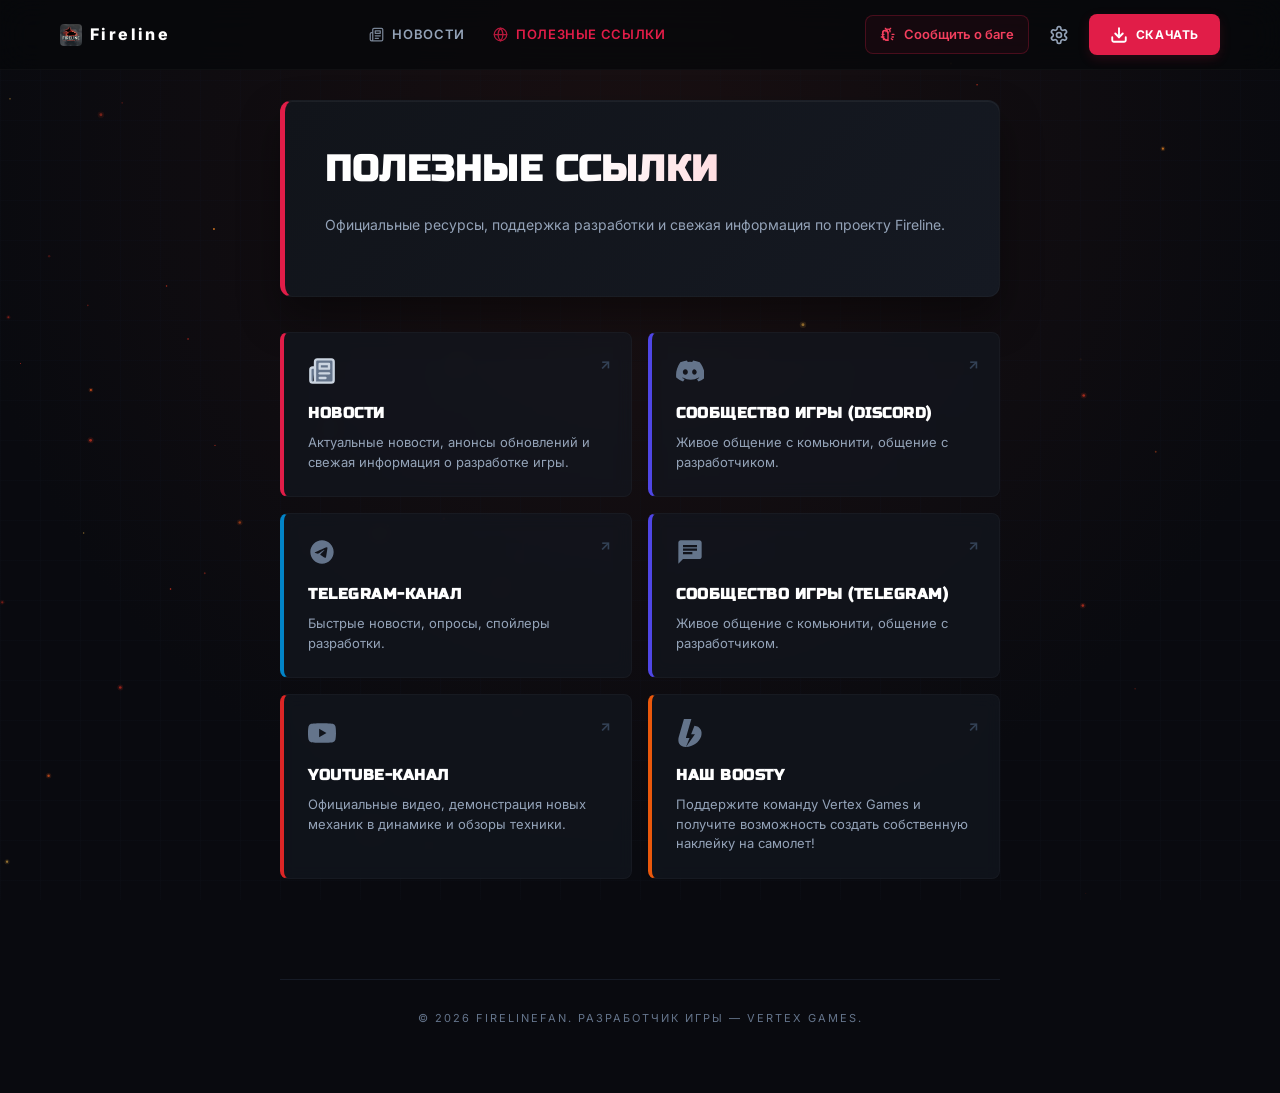
<file: links/index.html>
<!DOCTYPE html>
<html lang="ru">

<head>
    <meta charset="UTF-8">
    <meta name="viewport" content="width=device-width, initial-scale=1.0">
    <title>Полезные ссылки — Fireline</title>
    <meta name="description"
        content="Официальные ресурсы, поддержка разработки и свежая информация по проекту Fireline.">
    <meta property="og:title" content="Полезные ссылки — Fireline">
    <meta property="og:description" content="Официальные ресурсы проекта Fireline.">
    <meta property="og:image" content="https://fireline.dev/fireline.avif">
    <meta property="og:url" content="https://fireline.dev/links">
    <meta property="og:type" content="website">
    <meta name="twitter:card" content="summary_large_image">
    <meta name="twitter:title" content="Полезные ссылки — Fireline">
    <meta name="twitter:description" content="Официальные ресурсы проекта Fireline.">
    <meta name="twitter:image" content="https://fireline.dev/fireline.avif">
    <link rel="icon" type="image/x-icon" href="../fireline.avif">
    <link rel="apple-touch-icon" href="../fireline.avif">
    <link rel="preconnect" href="https://fonts.googleapis.com">
    <link rel="preconnect" href="https://fonts.gstatic.com" crossorigin>
    <link href="https://fonts.googleapis.com/css2?family=Inter:wght@400;500;700;800;900&family=Russo+One&display=swap" rel="stylesheet">
    <link rel="stylesheet" href="style.css">
</head>

<body class="theme-dark">

    <canvas id="bg-particles"></canvas>

    <!-- Навигация -->
    <header class="navbar">
        <div class="nav-container">
            <a href="../" class="logo">
                <img src="../fireline.avif" alt="Fireline logo" class="logo-img"
                    onerror="this.src='data:image/svg+xml,%3Csvg%20xmlns%3D%22http%3A%2F%2Fwww.w3.org%2F2000%2Fsvg%22%20viewBox%3D%220%200%2024%2024%22%20fill%3D%22%23cc3c2e%22%3E%3Cpath%20d%3D%22M12%202L2%207l10%205%2010-5-10-5zM2%2017l10%205%2010-5M2%2012l10%205%2010-5%22%2F%3E%3C%2Fsvg%3E'">
                <span>Fireline</span>
            </a>

            <!-- Десктопное меню -->
            <nav class="nav-menu">

                <a href="../news/" class="nav-item">
                    <svg class="icon-nav" viewBox="0 0 24 24" fill="none" stroke="currentColor" stroke-width="2"
                        stroke-linecap="round" stroke-linejoin="round">
                        <path
                            d="M4 22h16a2 2 0 0 0 2-2V4a2 2 0 0 0-2-2H8a2 2 0 0 0-2 2v16a2 2 0 0 1-2 2Zm0 0a2 2 0 0 1-2-2v-9c0-1.1.9-2 2-2h2" />
                        <path d="M18 14h-8" />
                        <path d="M15 18h-5" />
                        <path d="M10 6h8v4h-8V6Z" />
                    </svg>
                    <span data-i18n="nav-news">Новости</span>
                </a>
                <a href="./" class="nav-item active">
                    <svg class="icon-nav" viewBox="0 0 24 24" fill="none" stroke="currentColor" stroke-width="2"
                        stroke-linecap="round" stroke-linejoin="round">
                        <circle cx="12" cy="12" r="10"></circle>
                        <line x1="2" y1="12" x2="22" y2="12"></line>
                        <path
                            d="M12 2a15.3 15.3 0 0 1 4 10 15.3 15.3 0 0 1-4 10 15.3 15.3 0 0 1-4-10 15.3 15.3 0 0 1 4-10z">
                        </path>
                    </svg>
                    <span data-i18n="nav-links">Полезные ссылки</span>
                </a>
            </nav>

            <div class="nav-actions">
                <!-- Баг-репорт -->
                <a href="https://t.me/firesitesbugbot?start" target="_blank" rel="noopener noreferrer"
                    class="bug-report-btn" aria-label="Сообщить о баге">
                    <svg viewBox="0 0 24 24" fill="none" stroke="currentColor" stroke-width="2" stroke-linecap="round"
                        stroke-linejoin="round">
                        <path d="m8 2 1.88 1.88" />
                        <path d="M14.12 3.88 16 2" />
                        <path d="M9 7.13v-1a3 3 0 0 1 6 0v1" />
                        <path d="M12 20c-4.42 0-8-2.69-8-6V9a4 4 0 0 1 8 0v11Z" />
                        <path d="M12 9a4 4 0 0 0-8 0v5c0 3.31 3.58 6 8 6" />
                        <path d="M6 11H3" />
                        <path d="M6 15H2" />
                        <path d="M18 11h3" />
                        <path d="M18 15h2" />
                        <path d="m19 19-2-1.5" />
                        <path d="m5 19 2-1.5" />
                    </svg>
                    <span data-i18n="bug-report">Сообщить о баге</span>
                </a>

                <!-- Настройки -->
                <button id="settings-toggle" class="settings-btn" aria-label="Настройки">
                    <svg viewBox="0 0 24 24" fill="none" stroke="currentColor" stroke-width="2" stroke-linecap="round"
                        stroke-linejoin="round">
                        <path
                            d="M12.22 2h-.44a2 2 0 0 0-2 2v.18a2 2 0 0 1-1 1.73l-.43.25a2 2 0 0 1-2 0l-.15-.08a2 2 0 0 0-2.73.73l-.22.38a2 2 0 0 0 .73 2.73l.15.1a2 2 0 0 1 1 1.72v.51a2 2 0 0 1-1 1.74l-.15.09a2 2 0 0 0-.73 2.73l.22.38a2 2 0 0 0 2.73.73l.15-.08a2 2 0 0 1 2 0l.43.25a2 2 0 0 1 1 1.73V20a2 2 0 0 0 2 2h.44a2 2 0 0 0 2-2v-.18a2 2 0 0 1 1-1.73l.43-.25a2 2 0 0 1 2 0l.15.08a2 2 0 0 0 2.73-.73l.22-.39a2 2 0 0 0-.73-2.73l-.15-.08a2 2 0 0 1-1-1.74v-.5a2 2 0 0 1 1-1.74l.15-.1a2 2 0 0 0 .73-2.73l-.22-.38a2 2 0 0 0-2.73-.73l-.15.08a2 2 0 0 1-2 0l-.43-.25a2 2 0 0 1-1-1.73V4a2 2 0 0 0-2-2z" />
                        <circle cx="12" cy="12" r="3" />
                    </svg>
                </button>

                <!-- Скачать -->
                <a href="../#download" class="btn-nav-custom btn-primary-nav download-btn">
                    <svg class="icon-download" viewBox="0 0 24 24" fill="none" stroke="currentColor" stroke-width="2.5"
                        stroke-linecap="round" stroke-linejoin="round">
                        <path d="M21 15v4a2 2 0 0 1-2 2H5a2 2 0 0 1-2-2v-4" />
                        <polyline points="7 10 12 15 17 10" />
                        <line x1="12" y1="15" x2="12" y2="3" />
                    </svg>
                    <span data-i18n="download-btn">СКАЧАТЬ</span>
                </a>

                <!-- Бургер -->
                <button class="hamburger" id="hamburger" aria-label="Меню">
                    <span></span><span></span><span></span>
                </button>
            </div>
        </div>

        <!-- Мобильное меню -->
        <div class="mobile-menu" id="mobile-menu">

            <a href="../news/" class="mobile-nav-item">
                <svg class="icon-nav" viewBox="0 0 24 24" fill="none" stroke="currentColor" stroke-width="2">
                    <path
                        d="M4 22h16a2 2 0 0 0 2-2V4a2 2 0 0 0-2-2H8a2 2 0 0 0-2 2v16a2 2 0 0 1-2 2Zm0 0a2 2 0 0 1-2-2v-9c0-1.1.9-2 2-2h2" />
                    <path d="M18 14h-8" />
                    <path d="M15 18h-5" />
                    <path d="M10 6h8v4h-8V6Z" />
                </svg>
                <span data-i18n="nav-news">Новости</span>
            </a>
            <a href="./" class="mobile-nav-item">
                <svg class="icon-nav" viewBox="0 0 24 24" fill="none" stroke="currentColor" stroke-width="2">
                    <circle cx="12" cy="12" r="10" />
                    <line x1="2" y1="12" x2="22" y2="12" />
                    <path
                        d="M12 2a15.3 15.3 0 0 1 4 10 15.3 15.3 0 0 1-4 10 15.3 15.3 0 0 1-4-10 15.3 15.3 0 0 1 4-10z" />
                </svg>
                <span data-i18n="nav-links">Полезные ссылки</span>
            </a>
            <a href="../#download" class="mobile-nav-item btn-mobile-download">
                <svg class="icon-download" viewBox="0 0 24 24" fill="none" stroke="currentColor" stroke-width="2.5">
                    <path d="M21 15v4a2 2 0 0 1-2 2H5a2 2 0 0 1-2-2v-4" />
                    <polyline points="7 10 12 15 17 10" />
                    <line x1="12" y1="15" x2="12" y2="3" />
                </svg>
                <span data-i18n="download-btn">СКАЧАТЬ</span>
            </a>
        </div>
    </header>

    <div class="wrapper">
        <header class="hero">
            <h1 data-i18n="hero-title">Полезные ссылки</h1>
            <p class="hero-desc" data-i18n="hero-desc">Официальные ресурсы, поддержка разработки и свежая информация по
                проекту Fireline.</p>
        </header>

        <main class="links-grid">
            <a href="../news/" class="link-card news">
                <div class="link-arrow">↗</div>
                <div class="link-icon">
                    <svg viewBox="0 0 24 24" fill="none" stroke="currentColor" stroke-width="2" stroke-linecap="round"
                        stroke-linejoin="round">
                        <path
                            d="M4 22h16a2 2 0 0 0 2-2V4a2 2 0 0 0-2-2H8a2 2 0 0 0-2 2v16a2 2 0 0 1-2 2Zm0 0a2 2 0 0 1-2-2v-9c0-1.1.9-2 2-2h2" />
                        <path d="M18 14h-8" />
                        <path d="M15 18h-5" />
                        <path d="M10 6h8v4h-8V6Z" />
                    </svg>
                </div>
                <div class="link-title" data-i18n="news-title">Новости</div>
                <div class="link-desc" data-i18n="news-desc">Актуальные новости, анонсы обновлений и свежая информация о
                    разработке игры.</div>
            </a>

            <a href="https://discord.gg/VnctWBxX9R" class="link-card discord" target="_blank">
                <div class="link-arrow">↗</div>
                <div class="link-icon">
                    <svg viewBox="0 0 127.14 96.36">
                        <path
                            d="M107.7,8.07A105.15,105.15,0,0,0,77.26,0a77.19,77.19,0,0,0-3.3,6.83A96.67,96.67,0,0,0,53.22,6.83,77.19,77.19,0,0,0,49.88,0,105.15,105.15,0,0,0,19.44,8.07C3.66,31.58-1.86,54.65,1,77.53A105.73,105.73,0,0,0,32,96.36a74.37,74.37,0,0,0,6.72-10.93,68.6,68.6,0,0,1-10.64-5.12c.91-.67,1.81-1.37,2.65-2.1a75.22,75.22,0,0,0,72.86,0c.84.73,1.74,1.43,2.65,2.1a68.86,68.86,0,0,1-10.65,5.12,74.45,74.45,0,0,0,6.71,10.93,105.54,105.54,0,0,0,31.05-18.83C129.55,50.36,123.81,27.56,107.7,8.07ZM42.45,65.69C36.18,65.69,31,60,31,53S36.18,40.36,42.45,40.36,53.83,46,53.83,53,48.72,65.69,42.45,65.69Zm42.24,0C78.41,65.69,73.24,60,73.24,53S78.41,40.36,82.69,40.36,94.07,46,94.07,53,89,65.69,82.69,65.69Z" />
                    </svg>
                </div>
                <div class="link-title" data-i18n="discord-title">Сообщество игры (Discord)</div>
                <div class="link-desc" data-i18n="discord-desc">Живое общение с комьюнити, общение с разработчиком.
                </div>
            </a>

            <a href="https://t.me/fireline_2d" class="link-card telegram" target="_blank">
                <div class="link-arrow">↗</div>
                <div class="link-icon">
                    <svg viewBox="0 0 24 24">
                        <path
                            d="M12 2C6.48 2 2 6.48 2 12s4.48 10 10 10 10-4.48 10-10S17.52 2 12 2zm4.64 6.8c-.15 1.58-.8 5.42-1.13 7.19-.14.75-.42 1-.68 1.03-.58.05-1.02-.38-1.58-.75-.88-.58-1.38-.94-2.23-1.5-.99-.65-.35-1.01.22-1.59.15-.15 2.71-2.48 2.76-2.69a.2.2 0 0 0-.05-.18c-.06-.05-.14-.03-.21-.02-.09.02-1.49.95-4.22 2.79-.4.27-.76.41-1.08.4-.36-.01-1.04-.2-1.55-.37-.63-.2-1.12-.31-1.08-.66.02-.18.27-.36.74-.55 2.92-1.27 4.86-2.11 5.83-2.51 2.78-1.16 3.35-1.36 3.73-1.37.08 0 .27.02.39.12.1.08.13.19.14.27-.01.06.01.24 0 .38z" />
                    </svg>
                </div>
                <div class="link-title" data-i18n="telegram-title">Telegram-канал</div>
                <div class="link-desc" data-i18n="telegram-desc">Быстрые новости, опросы, спойлеры разработки.</div>
            </a>

            <a href="https://t.me/fireline_chat" class="link-card telegram-chat" target="_blank">
                <div class="link-arrow">↗</div>
                <div class="link-icon">
                    <svg viewBox="0 0 24 24" fill="currentColor">
                        <path
                            d="M20 2H4c-1.1 0-1.99.9-1.99 2L2 22l4-4h14c1.1 0 2-.9 2-2V4c0-1.1-.9-2-2-2zM6 9h12v2H6V9zm8 5H6v-2h8v2zm4-6H6V6h12v2z" />
                    </svg>
                </div>
                <div class="link-title" data-i18n="telegram-chat-title">Сообщество игры (Telegram)</div>
                <div class="link-desc" data-i18n="telegram-chat-desc">Живое общение с комьюнити, общение с
                    разработчиком.</div>
            </a>

            <a href="https://www.youtube.com/@VertexGamesOfficial" class="link-card youtube" target="_blank">
                <div class="link-arrow">↗</div>
                <div class="link-icon">
                    <svg viewBox="0 0 24 24">
                        <path
                            d="M23.498 6.186a3.016 3.016 0 0 0-2.122-2.136C19.505 3.545 12 3.545 12 3.545s-7.505 0-9.377.505A3.017 3.017 0 0 0 .502 6.186C0 8.07 0 12 0 12s0 3.93.502 5.814a3.016 3.016 0 0 0 2.122 2.136c1.871.505 9.376.505 9.376.505s7.505 0 9.377-.505a3.015 3.015 0 0 0 2.122-2.136C24 15.93 24 12 24 12s0-3.93-.502-5.814zM9.545 15.568V8.432L15.818 12l-6.273 3.568z" />
                    </svg>
                </div>
                <div class="link-title" data-i18n="youtube-title">YouTube-Канал</div>
                <div class="link-desc" data-i18n="youtube-desc">Официальные видео, демонстрация новых механик в динамике
                    и обзоры техники.</div>
            </a>

            <a href="https://boosty.to/vertexgames" class="link-card boosty" target="_blank">
                <div class="link-arrow">↗</div>
                <div class="link-icon">
                    <svg role="img" viewBox="0 0 24 24" xmlns="http://www.w3.org/2000/svg">
                        <title>Boosty</title>
                        <path
                            d="M2.661 14.337 6.801 0h6.362L11.88 4.444l-.038.077-3.378 11.733h3.15c-1.321 3.289-2.35 5.867-3.086 7.733-5.816-.063-7.442-4.228-6.02-9.155M8.554 24l7.67-11.035h-3.25l2.83-7.073c4.852.508 7.137 4.33 5.791 8.952C20.16 19.81 14.344 24 8.68 24h-.127z" />
                    </svg>
                </div>
                <div class="link-title" data-i18n="boosty-title">Наш Boosty</div>
                <div class="link-desc" data-i18n="boosty-desc">Поддержите команду Vertexgames и получите возможность
                    создать собственную наклейку на самолет!</div>
            </a>
        </main>

        <div id="settings-modal" class="modal">
            <div class="modal-content">
                <button id="modal-close" class="modal-close-btn" aria-label="Закрыть настройки">✕</button>
                <h2 data-i18n="settings-title">Конфигурация сайта</h2>

                <div class="settings-section">
                    <h3 data-i18n="lang-title">Язык интерфейса</h3>
                    <div class="lang-selector">
                        <button class="lang-opt" data-lang="ru">Русский</button>
                        <button class="lang-opt" data-lang="ua">Українська</button>
                        <button class="lang-opt" data-lang="en">English</button>
                    </div>
                </div>

                <div class="settings-section">
                    <h3 data-i18n="theme-title">Цветовая схема</h3>
                    <div class="theme-selector">
                        <button class="theme-opt" data-theme="dark" data-i18n="theme-dark">Темная</button>
                        <button class="theme-opt" data-theme="black" data-i18n="theme-black">Черная</button>
                        <button class="theme-opt" data-theme="light" data-i18n="theme-light">Светлая</button>
                    </div>
                </div>
            </div>
        </div>

        <footer class="footer">
            <p><span data-i18n="footer-text">© 2026 firelinefan.</span> <span data-i18n="developer-credit">Разработчик игры — Vertex Games.</span></p>
        </footer>
    </div>

    <script src="script.js"></script>
</body>

</html>
</file>
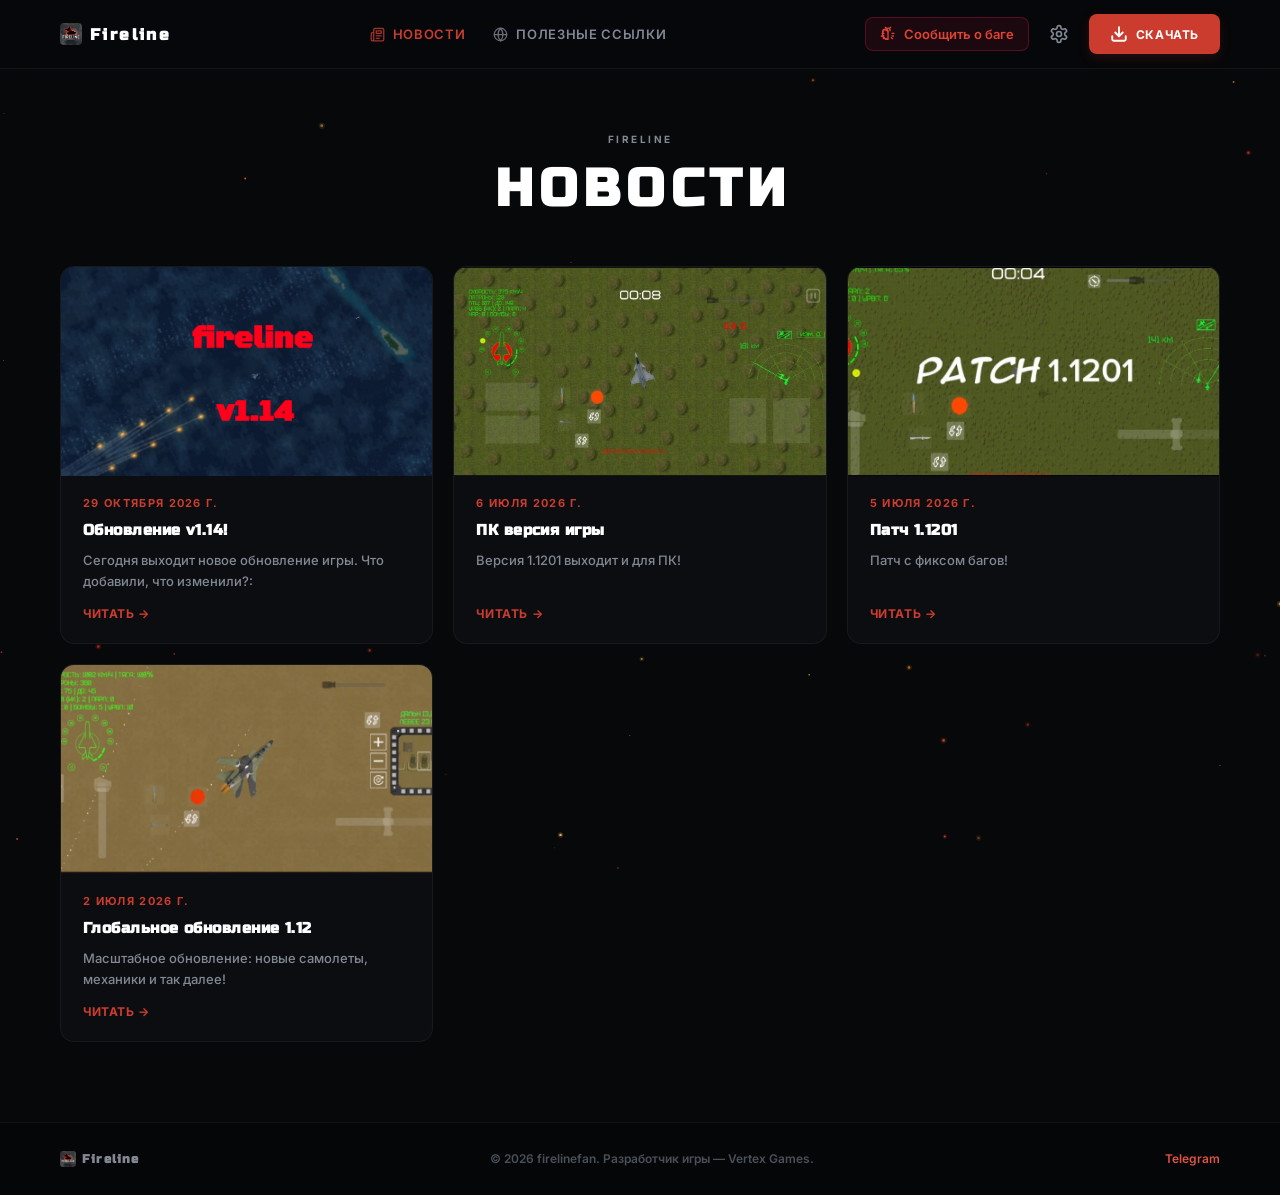
<file: news/index.html>
<!DOCTYPE html>
<html lang="ru">

<head>
    <meta charset="UTF-8">
    <meta name="viewport" content="width=device-width, initial-scale=1.0">
    <title>Новости — Fireline</title>
    <meta name="description" content="Последние новости и обновления игры Fireline — боевой 2D авиасимулятор.">

    <!-- Open Graph -->
    <meta property="og:title" content="Новости — Fireline">
    <meta property="og:description" content="Последние новости и обновления игры Fireline.">
    <meta property="og:image" content="https://fireline.dev/fireline.avif">
    <meta property="og:url" content="https://fireline.dev/news">
    <meta property="og:type" content="website">
    <meta property="og:locale" content="ru_RU">

    <!-- Twitter Cards -->
    <meta name="twitter:card" content="summary_large_image">
    <meta name="twitter:title" content="Новости — Fireline">
    <meta name="twitter:description" content="Последние новости и обновления игры Fireline — боевой 2D авиасимулятор.">
    <meta name="twitter:image" content="https://fireline.dev/fireline.avif">

    <!-- Favicon -->
    <link rel="icon" type="image/x-icon" href="../fireline.avif">
    <link rel="apple-touch-icon" href="../fireline.avif">

    <link rel="preconnect" href="https://fonts.googleapis.com">
    <link rel="preconnect" href="https://fonts.gstatic.com" crossorigin>
    <link href="https://fonts.googleapis.com/css2?family=Inter:wght@400;500;600;700;800;900&family=Russo+One&display=swap"
        rel="stylesheet">
    <link rel="stylesheet" href="style.css">
</head>

<body class="theme-dark">
    <div class="bg-glow"></div>
    <canvas id="radar-particles"></canvas>

    <!-- Навигация -->
    <header class="navbar">
        <div class="nav-container">
            <a href="../" class="logo">
                <img src="../fireline.avif" alt="Fireline logo" class="logo-img"
                    onerror="this.src='data:image/svg+xml,%3Csvg%20xmlns%3D%22http%3A%2F%2Fwww.w3.org%2F2000%2Fsvg%22%20viewBox%3D%220%200%2024%2024%22%20fill%3D%22%23cc3c2e%22%3E%3Cpath%20d%3D%22M12%202L2%207l10%205%2010-5-10-5zM2%2017l10%205%2010-5M2%2012l10%205%2010-5%22%2F%3E%3C%2Fsvg%3E'">
                <span>Fireline</span>
            </a>

            <!-- Десктопное меню -->
            <nav class="nav-menu">

                <a href="./" class="nav-item active">
                    <svg class="icon-nav" viewBox="0 0 24 24" fill="none" stroke="currentColor" stroke-width="2"
                        stroke-linecap="round" stroke-linejoin="round">
                        <path
                            d="M4 22h16a2 2 0 0 0 2-2V4a2 2 0 0 0-2-2H8a2 2 0 0 0-2 2v16a2 2 0 0 1-2 2Zm0 0a2 2 0 0 1-2-2v-9c0-1.1.9-2 2-2h2" />
                        <path d="M18 14h-8" />
                        <path d="M15 18h-5" />
                        <path d="M10 6h8v4h-8V6Z" />
                    </svg>
                    <span data-i18n="nav-news">Новости</span>
                </a>
                <a href="../links/" class="nav-item">
                    <svg class="icon-nav" viewBox="0 0 24 24" fill="none" stroke="currentColor" stroke-width="2"
                        stroke-linecap="round" stroke-linejoin="round">
                        <circle cx="12" cy="12" r="10"></circle>
                        <line x1="2" y1="12" x2="22" y2="12"></line>
                        <path
                            d="M12 2a15.3 15.3 0 0 1 4 10 15.3 15.3 0 0 1-4 10 15.3 15.3 0 0 1-4-10 15.3 15.3 0 0 1 4-10z">
                        </path>
                    </svg>
                    <span data-i18n="nav-links">Полезные ссылки</span>
                </a>
            </nav>

            <div class="nav-actions">
                <!-- Баг-репорт -->
                <a href="https://t.me/firesitesbugbot?start" target="_blank" rel="noopener noreferrer"
                    class="bug-report-btn" aria-label="Сообщить о баге">
                    <svg viewBox="0 0 24 24" fill="none" stroke="currentColor" stroke-width="2" stroke-linecap="round"
                        stroke-linejoin="round">
                        <path d="m8 2 1.88 1.88" />
                        <path d="M14.12 3.88 16 2" />
                        <path d="M9 7.13v-1a3 3 0 0 1 6 0v1" />
                        <path d="M12 20c-4.42 0-8-2.69-8-6V9a4 4 0 0 1 8 0v11Z" />
                        <path d="M12 9a4 4 0 0 0-8 0v5c0 3.31 3.58 6 8 6" />
                        <path d="M6 11H3" />
                        <path d="M6 15H2" />
                        <path d="M18 11h3" />
                        <path d="M18 15h2" />
                        <path d="m19 19-2-1.5" />
                        <path d="m5 19 2-1.5" />
                    </svg>
                    <span data-i18n="bug-report">Сообщить о баге</span>
                </a>

                <!-- Настройки -->
                <button id="settings-toggle" class="settings-btn" aria-label="Настройки">
                    <svg viewBox="0 0 24 24" fill="none" stroke="currentColor" stroke-width="2" stroke-linecap="round"
                        stroke-linejoin="round">
                        <path
                            d="M12.22 2h-.44a2 2 0 0 0-2 2v.18a2 2 0 0 1-1 1.73l-.43.25a2 2 0 0 1-2 0l-.15-.08a2 2 0 0 0-2.73.73l-.22.38a2 2 0 0 0 .73 2.73l.15.1a2 2 0 0 1 1 1.72v.51a2 2 0 0 1-1 1.74l-.15.09a2 2 0 0 0-.73 2.73l.22.38a2 2 0 0 0 2.73.73l.15-.08a2 2 0 0 1 2 0l.43.25a2 2 0 0 1 1 1.73V20a2 2 0 0 0 2 2h.44a2 2 0 0 0 2-2v-.18a2 2 0 0 1 1-1.73l.43-.25a2 2 0 0 1 2 0l.15.08a2 2 0 0 0 2.73-.73l.22-.39a2 2 0 0 0-.73-2.73l-.15-.08a2 2 0 0 1-1-1.74v-.5a2 2 0 0 1 1-1.74l.15-.1a2 2 0 0 0 .73-2.73l-.22-.38a2 2 0 0 0-2.73-.73l-.15.08a2 2 0 0 1-2 0l-.43-.25a2 2 0 0 1-1-1.73V4a2 2 0 0 0-2-2z" />
                        <circle cx="12" cy="12" r="3" />
                    </svg>
                </button>

                <!-- Скачать -->
                <a href="../#download" class="btn btn-primary btn-nav download-btn">
                    <svg class="icon-download" viewBox="0 0 24 24" fill="none" stroke="currentColor" stroke-width="2.5"
                        stroke-linecap="round" stroke-linejoin="round">
                        <path d="M21 15v4a2 2 0 0 1-2 2H5a2 2 0 0 1-2-2v-4" />
                        <polyline points="7 10 12 15 17 10" />
                        <line x1="12" y1="15" x2="12" y2="3" />
                    </svg>
                    <span data-i18n="download-btn">СКАЧАТЬ</span>
                </a>

                <!-- Бургер -->
                <button class="hamburger" id="hamburger" aria-label="Меню">
                    <span></span><span></span><span></span>
                </button>
            </div>
        </div>

        <!-- Мобильное меню -->
        <div class="mobile-menu" id="mobile-menu">

            <a href="./" class="mobile-nav-item">
                <svg class="icon-nav" viewBox="0 0 24 24" fill="none" stroke="currentColor" stroke-width="2">
                    <path
                        d="M4 22h16a2 2 0 0 0 2-2V4a2 2 0 0 0-2-2H8a2 2 0 0 0-2 2v16a2 2 0 0 1-2 2Zm0 0a2 2 0 0 1-2-2v-9c0-1.1.9-2 2-2h2" />
                    <path d="M18 14h-8" />
                    <path d="M15 18h-5" />
                    <path d="M10 6h8v4h-8V6Z" />
                </svg>
                <span data-i18n="nav-news">Новости</span>
            </a>
            <a href="../links/" class="mobile-nav-item">
                <svg class="icon-nav" viewBox="0 0 24 24" fill="none" stroke="currentColor" stroke-width="2">
                    <circle cx="12" cy="12" r="10" />
                    <line x1="2" y1="12" x2="22" y2="12" />
                    <path
                        d="M12 2a15.3 15.3 0 0 1 4 10 15.3 15.3 0 0 1-4 10 15.3 15.3 0 0 1-4-10 15.3 15.3 0 0 1 4-10z" />
                </svg>
                <span data-i18n="nav-links">Полезные ссылки</span>
            </a>
            <a href="../#download" class="mobile-nav-item btn-mobile-download">
                <svg class="icon-download" viewBox="0 0 24 24" fill="none" stroke="currentColor" stroke-width="2.5">
                    <path d="M21 15v4a2 2 0 0 1-2 2H5a2 2 0 0 1-2-2v-4" />
                    <polyline points="7 10 12 15 17 10" />
                    <line x1="12" y1="15" x2="12" y2="3" />
                </svg>
                <span data-i18n="download-btn">СКАЧАТЬ</span>
            </a>
        </div>
    </header>

    <main>
        <div class="wrapper">
            <div class="page-header">
                <div class="section-tag">FIRELINE</div>
                <h1 data-i18n="page-title">НОВОСТИ</h1>
            </div>

            <div class="news-grid" id="news-grid">
                <div class="news-loading">
                    <div class="spinner"></div>
                    <p data-i18n="loading-news">Загрузка новостей…</p>
                </div>
            </div>
        </div>
    </main>

    <footer class="footer">
        <div class="footer-container">
            <div class="footer-logo">
                <img src="../fireline.avif" alt="" class="logo-img-mini" onerror="this.style.display='none'">
                <span>Fireline</span>
            </div>
            <p><span data-i18n="footer">© 2026 firelinefan.</span> <span data-i18n="developer-credit">Разработчик игры — Vertex Games.</span></p>
            <a href="https://t.me/fireline_2d" target="_blank" rel="noopener noreferrer"
                class="footer-link">Telegram</a>
        </div>
    </footer>

    <!-- Модальное окно настроек -->
    <div id="settings-modal" class="modal-overlay">
        <div class="modal-container">
            <div class="modal-header">
                <h2 data-i18n="settings-title">Настройки интерфейса</h2>
                <button id="modal-close" class="modal-close-btn">&times;</button>
            </div>
            <div class="modal-body">
                <div class="settings-section">
                    <h3 data-i18n="theme-title">Цветовая схема</h3>
                    <div class="theme-selector">
                        <button class="theme-opt" data-theme="dark" data-i18n="theme-dark">Тёмная</button>
                        <button class="theme-opt" data-theme="black" data-i18n="theme-black">Чёрная</button>
                        <button class="theme-opt" data-theme="light" data-i18n="theme-light">Светлая</button>
                    </div>
                </div>
                <div class="settings-section">
                    <h3 data-i18n="lang-title">Язык интерфейса</h3>
                    <div class="lang-selector">
                        <button class="lang-opt" data-lang="ru">Русский</button>
                        <button class="lang-opt" data-lang="ua">Українська</button>
                        <button class="lang-opt" data-lang="en">English</button>
                    </div>
                </div>
            </div>
        </div>
    </div>

    <script src="script.js?v=3"></script>
</body>

</html>
</file>
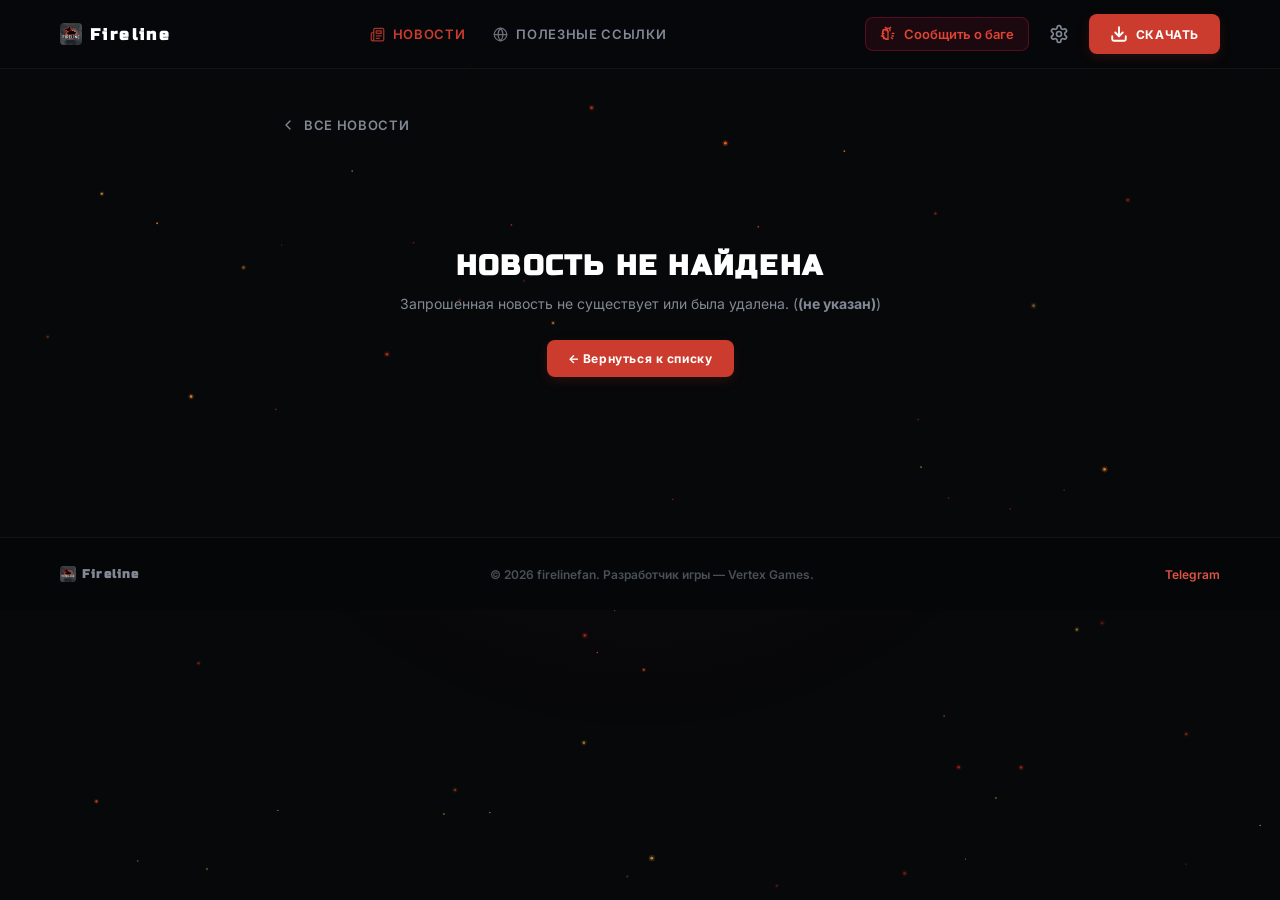
<file: news/article.html>
<!DOCTYPE html>
<html lang="ru">

<head>
    <meta charset="UTF-8">
    <meta name="viewport" content="width=device-width, initial-scale=1.0">
    <title>Статья — Fireline</title>
    <meta name="description" content="Новость проекта Fireline — боевая 2D авиация.">

    <!-- Open Graph -->
    <meta property="og:title" content="Новость — Fireline">
    <meta property="og:description" content="Новости и обновления игры Fireline.">
    <meta property="og:image" content="https://fireline.dev/fireline.avif">
    <meta property="og:url" content="https://fireline.dev/news">
    <meta property="og:type" content="article">
    <meta property="og:locale" content="ru_RU">

    <!-- Twitter Cards -->
    <meta name="twitter:card" content="summary_large_image">
    <meta name="twitter:title" content="Статья — Fireline">
    <meta name="twitter:description" content="Новость проекта Fireline — боевая 2D авиация.">
    <meta name="twitter:image" content="https://fireline.dev/fireline.avif">

    <!-- Favicon -->
    <link rel="icon" type="image/x-icon" href="../fireline.avif">
    <link rel="apple-touch-icon" href="../fireline.avif">

    <link rel="preconnect" href="https://fonts.googleapis.com">
    <link rel="preconnect" href="https://fonts.gstatic.com" crossorigin>
    <link href="https://fonts.googleapis.com/css2?family=Inter:wght@400;500;600;700;800;900&family=Russo+One&display=swap"
        rel="stylesheet">
    <link rel="stylesheet" href="style.css">
</head>

<body class="theme-dark">
    <div class="bg-glow"></div>
    <canvas id="radar-particles"></canvas>

    <!-- Навигация -->
    <header class="navbar">
        <div class="nav-container">
            <a href="../" class="logo">
                <img src="../fireline.avif" alt="Fireline logo" class="logo-img"
                    onerror="this.src='data:image/svg+xml,%3Csvg%20xmlns%3D%22http%3A%2F%2Fwww.w3.org%2F2000%2Fsvg%22%20viewBox%3D%220%200%2024%2024%22%20fill%3D%22%23cc3c2e%22%3E%3Cpath%20d%3D%22M12%202L2%207l10%205%2010-5-10-5zM2%2017l10%205%2010-5M2%2012l10%205%2010-5%22%2F%3E%3C%2Fsvg%3E'">
                <span>Fireline</span>
            </a>

            <!-- Десктопное меню -->
            <nav class="nav-menu">
                <a href="./" class="nav-item active">
                    <svg class="icon-nav" viewBox="0 0 24 24" fill="none" stroke="currentColor" stroke-width="2"
                        stroke-linecap="round" stroke-linejoin="round">
                        <path
                            d="M4 22h16a2 2 0 0 0 2-2V4a2 2 0 0 0-2-2H8a2 2 0 0 0-2 2v16a2 2 0 0 1-2 2Zm0 0a2 2 0 0 1-2-2v-9c0-1.1.9-2 2-2h2" />
                        <path d="M18 14h-8" />
                        <path d="M15 18h-5" />
                        <path d="M10 6h8v4h-8V6Z" />
                    </svg>
                    <span data-i18n="nav-news">Новости</span>
                </a>
                <a href="../links/" class="nav-item">
                    <svg class="icon-nav" viewBox="0 0 24 24" fill="none" stroke="currentColor" stroke-width="2"
                        stroke-linecap="round" stroke-linejoin="round">
                        <circle cx="12" cy="12" r="10"></circle>
                        <line x1="2" y1="12" x2="22" y2="12"></line>
                        <path
                            d="M12 2a15.3 15.3 0 0 1 4 10 15.3 15.3 0 0 1-4 10 15.3 15.3 0 0 1-4-10 15.3 15.3 0 0 1 4-10z">
                        </path>
                    </svg>
                    <span data-i18n="nav-links">Полезные ссылки</span>
                </a>
            </nav>

            <div class="nav-actions">
                <a href="https://t.me/firesitesbugbot?start" target="_blank" rel="noopener noreferrer"
                    class="bug-report-btn" aria-label="Сообщить о баге">
                    <svg viewBox="0 0 24 24" fill="none" stroke="currentColor" stroke-width="2" stroke-linecap="round"
                        stroke-linejoin="round">
                        <path d="m8 2 1.88 1.88" />
                        <path d="M14.12 3.88 16 2" />
                        <path d="M9 7.13v-1a3 3 0 0 1 6 0v1" />
                        <path d="M12 20c-4.42 0-8-2.69-8-6V9a4 4 0 0 1 8 0v11Z" />
                        <path d="M12 9a4 4 0 0 0-8 0v5c0 3.31 3.58 6 8 6" />
                        <path d="M6 11H3" />
                        <path d="M6 15H2" />
                        <path d="M18 11h3" />
                        <path d="M18 15h2" />
                        <path d="m19 19-2-1.5" />
                        <path d="m5 19 2-1.5" />
                    </svg>
                    <span data-i18n="bug-report">Сообщить о баге</span>
                </a>
                <button id="settings-toggle" class="settings-btn" aria-label="Настройки">
                    <svg viewBox="0 0 24 24" fill="none" stroke="currentColor" stroke-width="2" stroke-linecap="round"
                        stroke-linejoin="round">
                        <path
                            d="M12.22 2h-.44a2 2 0 0 0-2 2v.18a2 2 0 0 1-1 1.73l-.43.25a2 2 0 0 1-2 0l-.15-.08a2 2 0 0 0-2.73.73l-.22.38a2 2 0 0 0 .73 2.73l.15.1a2 2 0 0 1 1 1.72v.51a2 2 0 0 1-1 1.74l-.15.09a2 2 0 0 0-.73 2.73l.22.38a2 2 0 0 0 2.73.73l.15-.08a2 2 0 0 1 2 0l.43.25a2 2 0 0 1 1 1.73V20a2 2 0 0 0 2 2h.44a2 2 0 0 0 2-2v-.18a2 2 0 0 1 1-1.73l.43-.25a2 2 0 0 1 2 0l.15.08a2 2 0 0 0 2.73-.73l.22-.39a2 2 0 0 0-.73-2.73l-.15-.08a2 2 0 0 1-1-1.74v-.5a2 2 0 0 1 1-1.74l.15-.1a2 2 0 0 0 .73-2.73l-.22-.38a2 2 0 0 0-2.73-.73l-.15.08a2 2 0 0 1-2 0l-.43-.25a2 2 0 0 1-1-1.73V4a2 2 0 0 0-2-2z" />
                        <circle cx="12" cy="12" r="3" />
                    </svg>
                </button>
                <a href="../#download" class="btn btn-primary btn-nav download-btn">
                    <svg class="icon-download" viewBox="0 0 24 24" fill="none" stroke="currentColor" stroke-width="2.5"
                        stroke-linecap="round" stroke-linejoin="round">
                        <path d="M21 15v4a2 2 0 0 1-2 2H5a2 2 0 0 1-2-2v-4" />
                        <polyline points="7 10 12 15 17 10" />
                        <line x1="12" y1="15" x2="12" y2="3" />
                    </svg>
                    <span data-i18n="download-btn">СКАЧАТЬ</span>
                </a>
                <button class="hamburger" id="hamburger" aria-label="Меню">
                    <span></span><span></span><span></span>
                </button>
            </div>
        </div>

        <!-- Мобильное меню -->
        <div class="mobile-menu" id="mobile-menu">
            <a href="./" class="mobile-nav-item">
                <svg class="icon-nav" viewBox="0 0 24 24" fill="none" stroke="currentColor" stroke-width="2">
                    <path
                        d="M4 22h16a2 2 0 0 0 2-2V4a2 2 0 0 0-2-2H8a2 2 0 0 0-2 2v16a2 2 0 0 1-2 2Zm0 0a2 2 0 0 1-2-2v-9c0-1.1.9-2 2-2h2" />
                    <path d="M18 14h-8" />
                    <path d="M15 18h-5" />
                    <path d="M10 6h8v4h-8V6Z" />
                </svg>
                <span data-i18n="nav-news">Новости</span>
            </a>
            <a href="../links/" class="mobile-nav-item">
                <svg class="icon-nav" viewBox="0 0 24 24" fill="none" stroke="currentColor" stroke-width="2">
                    <circle cx="12" cy="12" r="10" />
                    <line x1="2" y1="12" x2="22" y2="12" />
                    <path
                        d="M12 2a15.3 15.3 0 0 1 4 10 15.3 15.3 0 0 1-4 10 15.3 15.3 0 0 1-4-10 15.3 15.3 0 0 1 4-10z" />
                </svg>
                <span data-i18n="nav-links">Полезные ссылки</span>
            </a>
            <a href="../#download" class="mobile-nav-item btn-mobile-download">
                <svg class="icon-download" viewBox="0 0 24 24" fill="none" stroke="currentColor" stroke-width="2.5">
                    <path d="M21 15v4a2 2 0 0 1-2 2H5a2 2 0 0 1-2-2v-4" />
                    <polyline points="7 10 12 15 17 10" />
                    <line x1="12" y1="15" x2="12" y2="3" />
                </svg>
                <span data-i18n="download-btn">СКАЧАТЬ</span>
            </a>
        </div>
    </header>

    <main>
        <article class="article-wrapper" id="article-root">
            <!-- JS рендерит сюда контент статьи -->
        </article>
    </main>

    <footer class="footer">
        <div class="footer-container">
            <div class="footer-logo">
                <img src="../fireline.avif" alt="" class="logo-img-mini" onerror="this.style.display='none'">
                <span>Fireline</span>
            </div>
            <p><span data-i18n="footer">© 2026 firelinefan.</span> <span data-i18n="developer-credit">Разработчик игры — Vertex Games.</span></p>
            <a href="https://t.me/fireline_2d" target="_blank" rel="noopener noreferrer"
                class="footer-link">Telegram</a>
        </div>
    </footer>

    <!-- Модальное окно настроек -->
    <div id="settings-modal" class="modal-overlay">
        <div class="modal-container">
            <div class="modal-header">
                <h2 data-i18n="settings-title">Настройки интерфейса</h2>
                <button id="modal-close" class="modal-close-btn">&times;</button>
            </div>
            <div class="modal-body">
                <div class="settings-section">
                    <h3 data-i18n="theme-title">Цветовая схема</h3>
                    <div class="theme-selector">
                        <button class="theme-opt" data-theme="dark" data-i18n="theme-dark">Тёмная</button>
                        <button class="theme-opt" data-theme="black" data-i18n="theme-black">Чёрная</button>
                        <button class="theme-opt" data-theme="light" data-i18n="theme-light">Светлая</button>
                    </div>
                </div>
                <div class="settings-section">
                    <h3 data-i18n="lang-title">Язык интерфейса</h3>
                    <div class="lang-selector">
                        <button class="lang-opt" data-lang="ru">Русский</button>
                        <button class="lang-opt" data-lang="ua">Українська</button>
                        <button class="lang-opt" data-lang="en">English</button>
                    </div>
                </div>
            </div>
        </div>
    </div>

    <script src="script.js?v=3"></script>
</body>

</html>
</file>
<file: links/style.css>
:root {
    --bg-main: #090a0f;
    --card-bg: rgba(19, 23, 32, 0.7);
    --card-bg-hover: rgba(23, 29, 42, 0.85);
    --text-bright: #ffffff;
    --text-main: #cbd5e1;
    --text-muted: #94a3b8;
    --text-dark: #64748b;
    --text-arrow-hidden: #334155;
    --hero-bg: linear-gradient(135deg, #11141a 0%, #151922 100%);

    --clr-accent: #e11d48;
    --clr-accent-hover: #f43f5e;
    --border-glow: rgba(255, 255, 255, 0.03);
    --modal-bg: rgba(15, 19, 28, 0.95);
    
    --font-main: 'Inter', -apple-system, BlinkMacSystemFont, "Segoe UI", Roboto, sans-serif;
    --font-heading: 'Russo One', 'Inter', sans-serif;

    --h1-gradient: linear-gradient(to right, #ffffff 40%, #fda4af 100%);
    --bg-radial: radial-gradient(circle at 50% 20%, #1a1012 0%, #090a0f 70%);
}

/* Черная (OLED) тема */
body.theme-black {
    --bg-main: #000000;
    --card-bg: #0b0d13;
    --card-bg-hover: #12151f;
    --border-glow: rgba(255, 255, 255, 0.01);
    --modal-bg: #000000;
    --hero-bg: #050608;
    --bg-radial: radial-gradient(circle at 50% 20%, #140b0d 0%, #000000 70%);
}

/* Светлая тема (ПОЛНЫЙ ФИКС КОНТРАСТНОСТИ ТЕКСТА) */
body.theme-light {
    --bg-main: #f8fafc;
    --card-bg: #ffffff;
    --card-bg-hover: #f1f5f9;
    --text-bright: #0f172a;       /* Темный заголовок */
    --text-main: #1e293b;         /* Контрастный текст ссылок */
    --text-muted: #475569;        /* Читаемый текст описаний */
    --text-dark: #334155;         /* Четкие подзаголовки разделов */
    --text-arrow-hidden: #cbd5e1;
    --border-glow: rgba(15, 23, 42, 0.08);
    --modal-bg: #ffffff;
    --hero-bg: linear-gradient(135deg, #f1f5f9 0%, #e2e8f0 100%);
    
    --h1-gradient: linear-gradient(to right, #0f172a 40%, #e11d48 100%);
    --bg-radial: radial-gradient(circle at 50% 20%, #fff1f2 0%, #f8fafc 70%);
}

* {
    box-sizing: border-box;
    margin: 0;
    padding: 0;
}

html {
    scroll-behavior: smooth;
}

::-webkit-scrollbar {
    width: 8px;
}
::-webkit-scrollbar-track {
    background: var(--bg-main);
}
::-webkit-scrollbar-thumb {
    background: #161b26;
    border-radius: 20px;
    border: 2px solid var(--bg-main);
}
::-webkit-scrollbar-thumb:hover {
    background: var(--clr-accent);
}

body {
    font-family: var(--font-main);
    background-color: var(--bg-main); 
    color: var(--text-main);
    line-height: 1.6;
    padding-bottom: 60px;
    position: relative;
    overflow-x: hidden;
    transition: background-color 0.3s ease, color 0.3s ease;
}

h1, h2, h3, h4, h5, h6,
.game-title,
.link-title,
.modal h2,
.settings-section h3 {
    font-family: var(--font-heading);
}

#bg-particles {
    position: fixed;
    top: 0;
    left: 0;
    width: 100%;
    height: 100%;
    z-index: 1; 
    pointer-events: none;
    display: block;
    background: 
        linear-gradient(rgba(18, 24, 38, 0.15) 1px, transparent 1px) 0 0 / 40px 40px,
        linear-gradient(90deg, rgba(18, 24, 38, 0.15) 1px, transparent 1px) 0 0 / 40px 40px,
        var(--bg-radial);
}

.wrapper {
    position: relative;
    z-index: 2;
    max-width: 760px;
    margin: 0 auto;
    padding: 0 20px;
}

.hero {
    background: var(--hero-bg);
    border: 1px solid var(--border-glow);
    border-left: 5px solid var(--clr-accent); 
    padding: 40px;
    border-radius: 12px;
    margin-top: 30px;
    margin-bottom: 35px;
    box-shadow: 0 20px 40px rgba(0, 0, 0, 0.4), inset 0 1px 0 rgba(255, 255, 255, 0.05);
}

body.theme-light .hero {
    box-shadow: 0 15px 30px rgba(0, 0, 0, 0.04);
}

.hero-top {
    display: flex;
    justify-content: space-between;
    align-items: center;
    width: 100%;
    margin-bottom: 20px;
}

.game-title {
    font-size: 11px;
    text-transform: uppercase;
    letter-spacing: 4px; 
    color: var(--clr-accent-hover); 
    font-weight: 800;
}

.hero-actions {
    display: flex;
    align-items: center;
    gap: 12px;
}

.bug-report-btn {
    display: inline-flex;
    align-items: center;
    gap: 8px;
    background: rgba(225, 29, 72, 0.06);
    border: 1px solid rgba(225, 29, 72, 0.25);
    color: var(--clr-accent-hover);
    padding: 8px 14px;
    font-size: 13px;
    font-weight: 600;
    border-radius: 8px;
    text-decoration: none;
    cursor: pointer;
    transition: all 0.2s ease;
}

.bug-report-btn svg {
    width: 16px;
    height: 16px;
    stroke: currentColor;
    transition: transform 0.2s ease;
}

.bug-report-btn:hover {
    background: var(--clr-accent);
    border-color: var(--clr-accent);
    color: #ffffff;
    box-shadow: 0 4px 12px rgba(225, 29, 72, 0.3);
    transform: translateY(-1px);
}

.bug-report-btn:hover svg {
    transform: scale(1.1) rotate(10deg);
}

.settings-btn {
    background: rgba(255, 255, 255, 0.02);
    border: 1px solid rgba(255, 255, 255, 0.08);
    color: var(--text-muted);
    padding: 8px;
    border-radius: 8px;
    cursor: pointer;
    display: flex;
    align-items: center;
    justify-content: center;
    transition: all 0.2s ease;
}

.settings-btn svg {
    width: 18px;
    height: 18px;
    transition: transform 0.3s ease;
}

.settings-btn:hover {
    background: rgba(255, 255, 255, 0.05);
    color: var(--text-bright);
    border-color: rgba(255, 255, 255, 0.15);
}

.settings-btn:hover svg {
    transform: rotate(45deg);
}

body.theme-light .settings-btn {
    background: #e2e8f0;
    border-color: #cbd5e1;
    color: var(--text-bright);
}

h1 {
    font-size: 36px;
    color: var(--text-bright);
    font-weight: 900;
    text-transform: uppercase;
    letter-spacing: 1px;
    margin-bottom: 15px;
    background: var(--h1-gradient);
    -webkit-background-clip: text;
    background-clip: text;
    -webkit-text-fill-color: transparent;
}

.hero-desc {
    color: var(--text-muted);
    font-size: 14px;
    margin-bottom: 20px;
}

.hero-badge-group {
    display: flex;
    flex-wrap: wrap;
    gap: 8px;
    margin-top: 4px;
}

.hero-link {
    text-decoration: none;
    font-size: 11px;
    font-weight: 700;
    text-transform: uppercase;
    letter-spacing: 1px;
    padding: 8px 16px;
    border-radius: 30px;
    border: 1px solid rgba(148, 163, 184, 0.15);
    color: var(--text-muted);
    display: inline-flex;
    align-items: center;
    gap: 8px;
    transition: all 0.2s ease;
    background: transparent;
}

.hero-link svg {
    width: 13px;
    height: 13px;
    stroke: currentColor;
    fill: none;
    flex-shrink: 0;
}

.hero-link:hover {
    color: var(--text-bright);
    border-color: var(--clr-accent);
    background: rgba(225, 29, 72, 0.06);
    transform: translateY(-1px);
}

.hero-link.active {
    color: var(--clr-accent-hover);
    border-color: rgba(225, 29, 72, 0.4);
    background: rgba(225, 29, 72, 0.08);
}

body.theme-light .hero-link {
    border-color: rgba(0, 0, 0, 0.1);
    color: var(--text-muted);
}

body.theme-light .hero-link:hover {
    background: rgba(225, 29, 72, 0.05);
    color: var(--text-bright);
}

.links-grid {
    display: grid;
    grid-template-columns: repeat(auto-fit, minmax(260px, 1fr));
    gap: 16px;
    margin-top: 10px;
}

.link-card {
    display: flex;
    flex-direction: column;
    background: var(--card-bg); 
    backdrop-filter: blur(8px);
    -webkit-backdrop-filter: blur(8px);
    border: 1px solid var(--border-glow);
    border-left: 4px solid #475569;
    border-radius: 8px;
    padding: 24px;
    text-decoration: none;
    color: var(--text-main);
    transition: all 0.3s cubic-bezier(0.25, 0.8, 0.25, 1);
    position: relative;
    overflow: hidden;
}

.link-icon {
    margin-bottom: 16px;
    display: flex;
    align-items: center;
}

.link-icon svg {
    width: 28px;
    height: 28px;
    fill: var(--text-dark);
    transition: all 0.3s cubic-bezier(0.25, 0.8, 0.25, 1);
}

body.theme-light .link-icon svg {
    fill: var(--text-muted);
}

.link-title {
    font-size: 15px;
    font-weight: 700;
    color: var(--text-bright);
    text-transform: uppercase;
    letter-spacing: 0.5px;
    margin-bottom: 8px;
}

.link-desc {
    font-size: 13px;
    color: var(--text-muted);
    flex-grow: 1; 
    line-height: 1.5;
}

.link-arrow {
    position: absolute;
    right: 20px;
    top: 20px;
    color: var(--text-arrow-hidden);
    font-size: 14px;
    font-weight: 700;
    transition: all 0.25s cubic-bezier(0.25, 0.8, 0.25, 1);
}

.link-card:hover {
    transform: translateY(-3px) scale(1.01);
    background: var(--card-bg-hover);
    border-color: rgba(255, 255, 255, 0.07);
}

body.theme-light .link-card {
    box-shadow: 0 4px 6px -1px rgba(0, 0, 0, 0.05);
}

body.theme-light .link-card:hover {
    border-color: rgba(0, 0, 0, 0.08);
    box-shadow: 0 10px 15px -3px rgba(0, 0, 0, 0.05);
}

.link-card:hover .link-arrow { 
    transform: translate(3px, -3px); 
}

.link-card:hover .link-icon svg {
    transform: scale(1.1);
}

.link-card.news { border-left-color: #e11d48; }
.link-card.news:hover { 
    box-shadow: -4px 0 25px rgba(225, 29, 72, 0.2), 0 12px 24px rgba(0,0,0,0.4); 
    border-color: rgba(225, 29, 72, 0.2);
}
body.theme-light .link-card.news:hover { box-shadow: 0 10px 15px -3px rgba(225, 29, 72, 0.1); }
.link-card.news:hover .link-icon svg { stroke: #f43f5e; filter: drop-shadow(0 0 8px rgba(244, 63, 94, 0.4)); }
.link-card.news:hover .link-arrow { color: #f43f5e; }

.link-card.boosty { border-left-color: #ea580c; }
.link-card.boosty:hover { 
    box-shadow: -4px 0 25px rgba(234, 88, 12, 0.2), 0 12px 24px rgba(0,0,0,0.4); 
    border-color: rgba(234, 88, 12, 0.2);
}
body.theme-light .link-card.boosty:hover { box-shadow: 0 10px 15px -3px rgba(234, 88, 12, 0.1); }
.link-card.boosty:hover .link-icon svg { fill: #f97316; filter: drop-shadow(0 0 8px rgba(249, 115, 22, 0.4)); }
.link-card.boosty:hover .link-arrow { color: #f97316; }

.link-card.telegram { border-left-color: #0284c7; }
.link-card.telegram:hover { 
    box-shadow: -4px 0 25px rgba(2, 132, 199, 0.2), 0 12px 24px rgba(0,0,0,0.4); 
    border-color: rgba(2, 132, 199, 0.2);
}
body.theme-light .link-card.telegram:hover { box-shadow: 0 10px 15px -3px rgba(2, 132, 199, 0.1); }
.link-card.telegram:hover .link-icon svg { fill: #38bdf8; filter: drop-shadow(0 0 8px rgba(56, 189, 248, 0.4)); }
.link-card.telegram:hover .link-arrow { color: #38bdf8; }

.link-card.youtube { border-left-color: #dc2626; }
.link-card.youtube:hover { 
    box-shadow: -4px 0 25px rgba(220, 38, 38, 0.2), 0 12px 24px rgba(0,0,0,0.4); 
    border-color: rgba(220, 38, 38, 0.2);
}
body.theme-light .link-card.youtube:hover { box-shadow: 0 10px 15px -3px rgba(220, 38, 38, 0.1); }
.link-card.youtube:hover .link-icon svg { fill: #ef4444; filter: drop-shadow(0 0 8px rgba(239, 68, 68, 0.4)); }
.link-card.youtube:hover .link-arrow { color: #ef4444; }

.link-card.discord, .link-card.telegram-chat { border-left-color: #4f46e5; }
.link-card.discord:hover, .link-card.telegram-chat:hover { 
    box-shadow: -4px 0 25px rgba(79, 70, 229, 0.2), 0 12px 24px rgba(0,0,0,0.4); 
    border-color: rgba(79, 70, 229, 0.2);
}
body.theme-light .link-card.discord:hover, body.theme-light .link-card.telegram-chat:hover { box-shadow: 0 10px 15px -3px rgba(79, 70, 229, 0.1); }
.link-card.discord:hover .link-icon svg, .link-card.telegram-chat:hover .link-icon svg { fill: #6366f1; filter: drop-shadow(0 0 8px rgba(99, 102, 241, 0.4)); }
.link-card.discord:hover .link-arrow, .link-card.telegram-chat:hover .link-arrow { color: #6366f1; }

.modal {
    display: none;
    position: fixed;
    top: 0;
    left: 0;
    width: 100%;
    height: 100%;
    background: rgba(5, 6, 10, 0.8);
    backdrop-filter: blur(10px);
    -webkit-backdrop-filter: blur(10px);
    z-index: 100;
    align-items: center;
    justify-content: center;
    opacity: 0;
    transition: opacity 0.25s ease;
}

body.theme-light .modal {
    background: rgba(241, 245, 249, 0.7);
}

.modal.active {
    display: flex;
    opacity: 1;
}

.modal-content {
    background: var(--modal-bg);
    border: 1px solid rgba(255, 255, 255, 0.06);
    width: 90%;
    max-width: 440px;
    border-radius: 16px;
    padding: 28px;
    position: relative;
    box-shadow: 0 20px 50px rgba(0,0,0,0.5);
    transform: scale(0.95);
    transition: transform 0.25s cubic-bezier(0.34, 1.56, 0.64, 1);
}

.modal.active .modal-content {
    transform: scale(1);
}

body.theme-light .modal-content {
    border-color: rgba(0,0,0,0.08);
    box-shadow: 0 20px 40px rgba(0,0,0,0.08);
}

.modal-close-btn {
    position: absolute;
    right: 20px;
    top: 20px;
    background: transparent;
    border: none;
    color: var(--text-dark);
    font-size: 16px;
    cursor: pointer;
    padding: 4px;
    transition: color 0.2s;
}

body.theme-light .modal-close-btn {
    color: var(--text-muted);
}

.modal-close-btn:hover {
    color: var(--clr-accent);
}

.modal h2 {
    font-size: 20px;
    font-weight: 800;
    color: var(--text-bright); 
    margin-bottom: 24px;
}

.settings-section {
    margin-bottom: 20px;
}

.settings-section h3 {
    font-size: 12px;
    text-transform: uppercase;
    letter-spacing: 1px;
    color: var(--text-dark);
    margin-bottom: 10px;
    font-weight: 700;
}

.theme-selector, .lang-selector {
    display: flex;
    gap: 8px;
}

.lang-selector {
    margin-bottom: 15px;
}

.theme-opt, .lang-opt {
    flex: 1;
    background: rgba(255,255,255,0.02);
    border: 1px solid rgba(255,255,255,0.08);
    color: var(--text-main);
    padding: 10px;
    font-size: 12px;
    font-weight: 600;
    border-radius: 6px;
    cursor: pointer;
    transition: all 0.2s ease;
    text-align: center;
}

body.theme-light .theme-opt, body.theme-light .lang-opt {
    background: #f1f5f9;
    border-color: #cbd5e1;
    color: var(--text-main);
}

.theme-opt:hover, .lang-opt:hover {
    border-color: var(--clr-accent-hover);
    color: var(--text-bright); 
}

body.theme-light .theme-opt:hover, body.theme-light .lang-opt:hover {
    background: #e2e8f0;
}

.theme-opt.active, .lang-opt.active {
    background: var(--clr-accent) !important;
    border-color: var(--clr-accent) !important;
    color: #ffffff !important;
}

.footer {
    margin-top: 100px;
    padding-top: 30px;
    border-top: 1px solid #161b26;
    text-align: center;
    font-size: 11px;
    text-transform: uppercase;
    letter-spacing: 2px;
    color: var(--text-dark);
}

body.theme-light .footer {
    border-top-color: #cbd5e1;
    color: var(--text-muted);
}

.footer p { margin-bottom: 6px; }

@media (max-width: 480px) {
    .bug-report-btn { padding: 8px 10px; }
    .bug-report-btn span { display: none; } 
    .bug-report-btn svg { width: 18px; height: 18px; }
    .hero { padding: 24px; }
    h1 { font-size: 28px; }
}

/* ===== Навигация ===== */
.navbar {
    border-bottom: 1px solid var(--border-glow);
    background: rgba(7, 8, 10, 0.8);
    backdrop-filter: blur(16px);
    -webkit-backdrop-filter: blur(16px);
    position: sticky;
    top: 0;
    z-index: 100;
}

/* В светлой теме навигация имеет белый фон */
body.theme-light .navbar {
    background: rgba(255, 255, 255, 0.9);
    border-bottom-color: rgba(0, 0, 0, 0.05);
}

.nav-container {
    max-width: 1200px;
    margin: 0 auto;
    padding: 14px 20px;
    display: flex;
    justify-content: space-between;
    align-items: center;
}

.logo {
    font-weight: 800;
    font-size: 16px;
    letter-spacing: 0.15em;
    display: flex;
    align-items: center;
    gap: 8px;
    text-decoration: none;
    color: var(--text-bright);
}

.logo-img {
    width: 22px;
    height: 22px;
    object-fit: cover;
    border-radius: 4px;
}

.nav-menu {
    display: flex;
    gap: 28px;
    align-items: center;
}

.nav-item {
    color: var(--text-muted);
    text-decoration: none;
    font-size: 13px;
    font-weight: 600;
    letter-spacing: 0.05em;
    text-transform: uppercase;
    display: inline-flex;
    align-items: center;
    gap: 8px;
    transition: color 0.2s ease;
}

.nav-item:hover {
    color: var(--text-bright);
}

.nav-item.active {
    color: var(--clr-accent);
}

.icon-nav {
    width: 15px;
    height: 15px;
    opacity: 0.8;
}

/* ===== Кнопки навигации ===== */
.btn-nav-custom {
    display: inline-flex;
    align-items: center;
    justify-content: center;
    font-weight: 700;
    text-decoration: none;
    border-radius: 8px;
    transition: all 0.2s cubic-bezier(0.4, 0, 0.2, 1);
    cursor: pointer;
    letter-spacing: 0.05em;
    border: 1px solid transparent;
    padding: 10px 20px;
    font-size: 12px;
    gap: 8px;
}

.btn-primary-nav {
    background-color: var(--clr-accent);
    color: #ffffff;
    box-shadow: 0 4px 12px rgba(225, 29, 72, 0.15);
}

.btn-primary-nav:hover {
    background-color: var(--clr-accent-hover);
    transform: translateY(-2px);
    box-shadow: 0 6px 20px rgba(225, 29, 72, 0.3);
}

.icon-download {
    width: 18px;
    height: 18px;
    transition: transform 0.2s ease;
}

.btn-primary-nav:hover .icon-download {
    transform: translateY(1px);
}

.nav-actions {
    display: flex;
    align-items: center;
    gap: 12px;
}

.nav-actions .bug-report-btn {
    margin-bottom: 0;
}

.nav-actions .settings-btn {
    background: transparent;
    border: none;
    cursor: pointer;
    padding: 8px;
    display: flex;
}

.nav-actions .settings-btn svg {
    width: 20px;
    height: 20px;
    stroke: var(--text-muted);
    transition: transform 0.3s ease;
}

.nav-actions .settings-btn:hover svg {
    transform: rotate(60deg);
    stroke: var(--clr-accent);
}

/* Бургер */
.hamburger {
    display: none;
    flex-direction: column;
    justify-content: space-between;
    width: 24px;
    height: 18px;
    background: transparent;
    border: none;
    cursor: pointer;
    margin-left: 16px;
}

.hamburger span {
    width: 100%;
    height: 2px;
    background: var(--text-bright);
    transition: 0.3s;
}

.hamburger.open span:nth-child(1) {
    transform: rotate(45deg) translate(5px, 5px);
}

.hamburger.open span:nth-child(2) {
    opacity: 0;
}

.hamburger.open span:nth-child(3) {
    transform: rotate(-45deg) translate(5px, -5px);
}

/* Мобильное меню */
.mobile-menu {
    display: none;
    position: absolute;
    top: 100%;
    left: 0;
    width: 100%;
    background: var(--bg-main);
    border-top: 1px solid var(--border-glow);
    flex-direction: column;
    padding: 20px;
    gap: 16px;
    z-index: 200;
}

.mobile-menu.open {
    display: flex;
}

.mobile-nav-item {
    display: flex;
    align-items: center;
    gap: 12px;
    color: var(--text-muted);
    text-decoration: none;
    font-weight: 600;
    padding: 12px;
    border-radius: 8px;
}

.mobile-nav-item:hover {
    background: rgba(255, 255, 255, 0.05);
}

.btn-mobile-download {
    background: var(--clr-accent);
    color: white;
    justify-content: center;
}

@media (max-width: 768px) {
    .navbar {
        padding: 4px 0;
    }

    .nav-menu {
        display: none;
    }

    .btn-primary-nav.download-btn {
        display: none;
    }

    .nav-actions .bug-report-btn span {
        display: none;
    }

    .nav-actions .bug-report-btn {
        padding: 8px;
    }

    .hamburger {
        display: flex;
    }
}
</file>
<file: news/style.css>
:root {
    --bg-dark: #07080a;
    --card-bg: rgba(15, 18, 22, 0.65);
    --accent-red: #cc3c2e;
    --accent-red-hover: #e04435;
    --accent-glow: rgba(204, 60, 46, 0.4);
    --text-light: #ffffff;
    --text-gray: #828994;
    --text-muted: #495057;
    --border-color: rgba(255, 255, 255, 0.05);
    --font-main: 'Inter', -apple-system, BlinkMacSystemFont, "Segoe UI", Roboto, sans-serif;
    --font-heading: 'Russo One', 'Inter', sans-serif;
    --modal-bg: rgba(15, 19, 28, 0.98);
}

/* Темы */
body.theme-black {
    --bg-dark: #000000;
    --card-bg: #0b0d13;
    --text-light: #ffffff;
    --text-gray: #9ca3af;
    --border-color: rgba(255, 255, 255, 0.02);
    --modal-bg: #000000;
}

body.theme-light {
    --bg-dark: #f1f5f9;
    --card-bg: #ffffff;
    --text-light: #0f172a;
    --text-gray: #334155;
    --text-muted: #64748b;
    --border-color: rgba(0, 0, 0, 0.05);
    --modal-bg: #ffffff;
}

body.theme-light .navbar,
body.theme-light .footer {
    background: rgba(255, 255, 255, 0.9);
    border-bottom-color: rgba(0, 0, 0, 0.05);
}

body.theme-light .news-card {
    background: #ffffff;
    border-color: #e2e8f0;
}

body.theme-light .page-header .section-tag {
    color: #475569;
}

body.theme-light .news-card-title {
    color: #0f172a;
}

body.theme-light .news-card-desc {
    color: #334155;
}

body.theme-light .logo,
body.theme-light .footer-logo {
    color: #0f172a;
}

body.theme-light .footer-container {
    color: #475569;
}

body.theme-light .nav-item {
    color: #475569;
}

body.theme-light .nav-item:hover {
    color: #0f172a;
}

body.theme-light .bug-report-btn {
    background: rgba(204, 60, 46, 0.08);
    border-color: rgba(204, 60, 46, 0.25);
    color: var(--accent-red);
}

body.theme-light .bug-report-btn:hover {
    background: var(--accent-red);
    color: #ffffff;
}

body.theme-light .article-title {
    color: #0f172a;
}

body.theme-light .article-content {
    color: #334155;
}

body.theme-light .article-content strong,
body.theme-light .article-content h2,
body.theme-light .article-content h3 {
    color: #0f172a;
}

body.theme-light .article-back {
    color: #475569;
}

body.theme-light .article-back:hover {
    color: #0f172a;
}

body.theme-light .btn-primary {
    background-color: var(--accent-red);
    color: white;
}

* {
    box-sizing: border-box;
    margin: 0;
    padding: 0;
}

html {
    scroll-behavior: smooth;
    background-color: var(--bg-dark);
}

body {
    background-color: var(--bg-dark);
    color: var(--text-light);
    font-family: var(--font-main);
    overflow-x: hidden;
    position: relative;
    -webkit-font-smoothing: antialiased;
}

h1, h2, h3, h4, h5, h6,
.page-header h1,
.news-card-title,
.article-title,
.article-content h2,
.article-content h3,
.logo,
.footer-logo,
.modal-header h2,
.settings-section h3 {
    font-family: var(--font-heading);
}

/* Фоновое свечение */
.bg-glow {
    position: fixed;
    top: 30%;
    left: 50%;
    transform: translate(-50%, -50%);
    width: 80vw;
    height: 80vw;
    background: radial-gradient(circle, rgba(204, 60, 46, 0.06) 0%, rgba(7, 8, 10, 0) 65%);
    z-index: -2;
    pointer-events: none;
}

#radar-particles {
    position: fixed;
    top: 0;
    left: 0;
    width: 100%;
    height: 100%;
    z-index: 1;
    pointer-events: none;
    display: block;
}


/* ===== Навигация ===== */
.navbar {
    border-bottom: 1px solid var(--border-color);
    background: rgba(7, 8, 10, 0.8);
    backdrop-filter: blur(16px);
    -webkit-backdrop-filter: blur(16px);
    position: sticky;
    top: 0;
    z-index: 100;
}

.nav-container {
    max-width: 1200px;
    margin: 0 auto;
    padding: 14px 20px;
    display: flex;
    justify-content: space-between;
    align-items: center;
}

.logo {
    font-weight: 800;
    font-size: 16px;
    letter-spacing: 0.15em;
    display: flex;
    align-items: center;
    gap: 8px;
    text-decoration: none;
    color: var(--text-light);
}

.logo-img {
    width: 22px;
    height: 22px;
    object-fit: cover;
    border-radius: 4px;
}

.nav-menu {
    display: flex;
    gap: 28px;
    align-items: center;
}

.nav-item {
    color: var(--text-gray);
    text-decoration: none;
    font-size: 13px;
    font-weight: 600;
    letter-spacing: 0.05em;
    text-transform: uppercase;
    display: inline-flex;
    align-items: center;
    gap: 8px;
    transition: color 0.2s ease;
}

.nav-item:hover {
    color: var(--text-light);
}

.nav-item.active {
    color: var(--accent-red);
}

.icon-nav {
    width: 15px;
    height: 15px;
    opacity: 0.8;
}

/* ===== Кнопки ===== */
.btn {
    display: inline-flex;
    align-items: center;
    justify-content: center;
    font-weight: 700;
    text-decoration: none;
    border-radius: 8px;
    transition: all 0.2s cubic-bezier(0.4, 0, 0.2, 1);
    cursor: pointer;
    letter-spacing: 0.05em;
    border: 1px solid transparent;
}

.btn-primary {
    background-color: var(--accent-red);
    color: var(--text-light);
    box-shadow: 0 4px 12px rgba(204, 60, 46, 0.15);
}

.btn-primary:hover {
    background-color: var(--accent-red-hover);
    transform: translateY(-2px);
    box-shadow: 0 6px 20px rgba(204, 60, 46, 0.3);
}

.btn-nav {
    padding: 10px 20px;
    font-size: 12px;
    font-weight: 700;
    border-radius: 8px;
    gap: 8px;
}

.icon-download {
    width: 18px;
    height: 18px;
    transition: transform 0.2s ease;
}

.btn:hover .icon-download {
    transform: translateY(1px);
}

/* Кнопки в шапке */
.nav-actions {
    display: flex;
    align-items: center;
    gap: 12px;
}

.bug-report-btn {
    display: inline-flex;
    align-items: center;
    gap: 8px;
    background: rgba(225, 29, 72, 0.1);
    border: 1px solid rgba(225, 29, 72, 0.3);
    color: var(--accent-red-hover);
    padding: 8px 14px;
    font-size: 13px;
    font-weight: 600;
    border-radius: 8px;
    text-decoration: none;
    transition: all 0.2s ease;
}

.bug-report-btn svg {
    width: 16px;
    height: 16px;
}

.bug-report-btn:hover {
    background: var(--accent-red);
    color: white;
    border-color: var(--accent-red);
}

.settings-btn {
    background: transparent;
    border: none;
    cursor: pointer;
    padding: 8px;
    display: flex;
}

.settings-btn svg {
    width: 20px;
    height: 20px;
    stroke: var(--text-gray);
    transition: transform 0.3s ease;
}

.settings-btn:hover svg {
    transform: rotate(60deg);
    stroke: var(--accent-red);
}

/* Бургер */
.hamburger {
    display: none;
    flex-direction: column;
    justify-content: space-between;
    width: 24px;
    height: 18px;
    background: transparent;
    border: none;
    cursor: pointer;
    margin-left: 16px;
}

.hamburger span {
    width: 100%;
    height: 2px;
    background: var(--text-light);
    transition: 0.3s;
}

.hamburger.open span:nth-child(1) {
    transform: rotate(45deg) translate(5px, 5px);
}

.hamburger.open span:nth-child(2) {
    opacity: 0;
}

.hamburger.open span:nth-child(3) {
    transform: rotate(-45deg) translate(5px, -5px);
}

/* Мобильное меню */
.mobile-menu {
    display: none;
    position: absolute;
    top: 100%;
    left: 0;
    width: 100%;
    background: var(--bg-dark);
    border-top: 1px solid var(--border-color);
    flex-direction: column;
    padding: 20px;
    gap: 16px;
    z-index: 200;
}

.mobile-menu.open {
    display: flex;
}

.mobile-nav-item {
    display: flex;
    align-items: center;
    gap: 12px;
    color: var(--text-gray);
    text-decoration: none;
    font-weight: 600;
    padding: 12px;
    border-radius: 8px;
}

.mobile-nav-item:hover {
    background: rgba(255, 255, 255, 0.05);
}

.btn-mobile-download {
    background: var(--accent-red);
    color: white;
    justify-content: center;
}

/* Модальное окно */
.modal-overlay {
    position: fixed;
    top: 0;
    left: 0;
    width: 100%;
    height: 100%;
    background: rgba(0, 0, 0, 0.7);
    backdrop-filter: blur(8px);
    z-index: 1000;
    display: flex;
    align-items: center;
    justify-content: center;
    opacity: 0;
    pointer-events: none;
    transition: opacity 0.25s;
}

.modal-overlay.open {
    opacity: 1;
    pointer-events: auto;
}

.modal-container {
    background: var(--modal-bg);
    border: 1px solid var(--border-color);
    border-radius: 12px;
    width: 90%;
    max-width: 420px;
    padding: 24px;
}

.modal-header {
    display: flex;
    justify-content: space-between;
    align-items: center;
    margin-bottom: 20px;
}

.modal-close-btn {
    background: none;
    border: none;
    font-size: 28px;
    cursor: pointer;
    color: var(--text-gray);
}

.settings-section {
    margin-bottom: 24px;
}

.theme-selector,
.lang-selector {
    display: flex;
    gap: 8px;
    margin-top: 8px;
}

.theme-opt,
.lang-opt {
    flex: 1;
    background: rgba(255, 255, 255, 0.05);
    border: 1px solid var(--border-color);
    padding: 10px;
    border-radius: 8px;
    cursor: pointer;
    color: var(--text-light);
    font-weight: 600;
    font-family: var(--font-main);
}

.theme-opt.active,
.lang-opt.active {
    background: var(--accent-red);
    border-color: var(--accent-red);
    color: white;
}

body.theme-light .theme-opt,
body.theme-light .lang-opt {
    background: #f1f5f9;
    color: #0f172a;
}

/* ===== Футер ===== */
.footer {
    position: relative;
    z-index: 2;
    border-top: 1px solid var(--border-color);
    padding: 28px 0;
    background-color: #050608;
}

.footer-container {
    max-width: 1200px;
    margin: 0 auto;
    padding: 0 20px;
    display: flex;
    justify-content: space-between;
    align-items: center;
    font-size: 12px;
    color: var(--text-muted);
    font-weight: 600;
}

.footer-logo {
    display: flex;
    align-items: center;
    gap: 6px;
    color: var(--text-gray);
    font-weight: 800;
    letter-spacing: 0.1em;
}

.logo-img-mini {
    width: 16px;
    height: 16px;
    border-radius: 3px;
}

.footer-link {
    color: #e05343;
    text-decoration: none;
    transition: opacity 0.2s;
}

.footer-link:hover {
    opacity: 0.8;
}

/* ===== Контентная обёртка ===== */
.wrapper {
    position: relative;
    z-index: 2;
    max-width: 1200px;
    margin: 0 auto;
    padding: 0 20px;
}

/* ===== Заголовок страницы ===== */
.page-header {
    padding: 64px 0 48px;
    text-align: center;
}

.page-header .section-tag {
    font-size: 10px;
    font-weight: 700;
    color: var(--text-gray);
    letter-spacing: 0.25em;
    text-transform: uppercase;
    margin-bottom: 16px;
}

.page-header h1 {
    font-size: 52px;
    font-weight: 900;
    letter-spacing: 0.12em;
    text-transform: uppercase;
    line-height: 1.1;
    padding-left: 0.12em;
}

.page-header h1 span {
    color: var(--accent-red);
}

/* ===== Сетка карточек новостей ===== */
.news-grid {
    display: grid;
    grid-template-columns: repeat(3, 1fr);
    gap: 20px;
    padding-bottom: 80px;
}

/* ===== Карточка новости ===== */
.news-card {
    background: var(--card-bg);
    border: 1px solid var(--border-color);
    border-radius: 14px;
    overflow: hidden;
    cursor: pointer;
    text-decoration: none;
    display: flex;
    flex-direction: column;
    backdrop-filter: blur(10px);
    -webkit-backdrop-filter: blur(10px);
    transition:
        transform 0.3s cubic-bezier(0.4, 0, 0.2, 1),
        border-color 0.3s ease,
        box-shadow 0.3s ease;
}

.news-card:hover {
    transform: translateY(-6px);
    border-color: rgba(204, 60, 46, 0.35);
    box-shadow:
        0 12px 40px rgba(0, 0, 0, 0.4),
        0 0 0 1px rgba(204, 60, 46, 0.1),
        0 0 30px rgba(204, 60, 46, 0.08);
}

/* Картинка карточки */
.news-card-img {
    width: 100%;
    aspect-ratio: 16 / 9;
    object-fit: cover;
    display: block;
    background: #10131a;
    transition: transform 0.4s ease;
}

.news-card:hover .news-card-img {
    transform: scale(1.03);
}

.news-card-img-wrap {
    overflow: hidden;
    position: relative;
    background: #10131a;
}

/* Плейсхолдер если картинки нет */
.news-card-img-placeholder {
    width: 100%;
    aspect-ratio: 16 / 9;
    background: linear-gradient(135deg, #0f131a 0%, #1a1f2b 100%);
    display: flex;
    align-items: center;
    justify-content: center;
}

.news-card-img-placeholder svg {
    width: 40px;
    height: 40px;
    opacity: 0.2;
    color: var(--text-gray);
}

/* Тело карточки */
.news-card-body {
    padding: 20px 22px 22px;
    display: flex;
    flex-direction: column;
    flex: 1;
    gap: 10px;
}

.news-card-date {
    font-size: 11px;
    font-weight: 700;
    letter-spacing: 0.12em;
    text-transform: uppercase;
    color: var(--accent-red);
}

.news-card-title {
    font-size: 15px;
    font-weight: 800;
    letter-spacing: 0.03em;
    color: var(--text-light);
    line-height: 1.35;
    margin: 0;
}

.news-card-desc {
    font-size: 13px;
    color: var(--text-gray);
    line-height: 1.6;
    font-weight: 500;
    flex: 1;
}

.news-card-arrow {
    display: inline-flex;
    align-items: center;
    gap: 6px;
    font-size: 12px;
    font-weight: 700;
    color: var(--accent-red);
    letter-spacing: 0.05em;
    text-transform: uppercase;
    margin-top: 4px;
    transition: gap 0.2s ease;
}

.news-card:hover .news-card-arrow {
    gap: 10px;
}

/* ===== Состояния загрузки / ошибки ===== */
.news-loading,
.news-error,
.news-empty {
    grid-column: 1 / -1;
    text-align: center;
    padding: 80px 20px;
    color: var(--text-gray);
}

.news-loading .spinner {
    width: 36px;
    height: 36px;
    border: 3px solid rgba(204, 60, 46, 0.15);
    border-top-color: var(--accent-red);
    border-radius: 50%;
    animation: spin 0.8s linear infinite;
    margin: 0 auto 16px;
}

@keyframes spin {
    to {
        transform: rotate(360deg);
    }
}

.news-error {
    color: var(--accent-red);
}

/* ===== Страница статьи ===== */
.article-wrapper {
    max-width: 760px;
    margin: 0 auto;
    padding: 48px 20px 80px;
    position: relative;
    z-index: 2;
}

.article-back {
    display: inline-flex;
    align-items: center;
    gap: 8px;
    color: var(--text-gray);
    text-decoration: none;
    font-size: 13px;
    font-weight: 600;
    letter-spacing: 0.05em;
    text-transform: uppercase;
    transition: color 0.2s ease;
    margin-bottom: 36px;
}

.article-back svg {
    width: 16px;
    height: 16px;
    transition: transform 0.2s ease;
}

.article-back:hover {
    color: var(--text-light);
}

.article-back:hover svg {
    transform: translateX(-3px);
}

.article-meta {
    display: flex;
    align-items: center;
    gap: 12px;
    margin-bottom: 20px;
}

.article-date-badge {
    font-size: 11px;
    font-weight: 700;
    letter-spacing: 0.12em;
    text-transform: uppercase;
    color: var(--accent-red);
    background: rgba(204, 60, 46, 0.1);
    border: 1px solid rgba(204, 60, 46, 0.2);
    padding: 4px 12px;
    border-radius: 100px;
}

.article-title {
    font-size: 40px;
    font-weight: 900;
    letter-spacing: 0.05em;
    line-height: 1.15;
    margin-bottom: 28px;
    text-transform: uppercase;
}

.article-cover {
    width: 100%;
    border-radius: 12px;
    aspect-ratio: 16 / 9;
    object-fit: cover;
    display: block;
    margin-bottom: 36px;
    border: 1px solid var(--border-color);
    background: #10131a;
}

.article-cover-placeholder {
    width: 100%;
    border-radius: 12px;
    aspect-ratio: 16 / 9;
    background: linear-gradient(135deg, #0f131a 0%, #1a1f2b 100%);
    display: flex;
    align-items: center;
    justify-content: center;
    margin-bottom: 36px;
    border: 1px solid var(--border-color);
}

.article-cover-placeholder svg {
    width: 60px;
    height: 60px;
    opacity: 0.15;
}

.article-content {
    font-size: 15px;
    line-height: 1.8;
    color: var(--text-gray);
    font-weight: 400;
}

.article-content p {
    margin-bottom: 16px;
}

.article-content h2,
.article-content h3 {
    color: var(--text-light);
    font-weight: 800;
    margin: 32px 0 12px;
    letter-spacing: 0.04em;
    text-transform: uppercase;
}

.article-content h2 {
    font-size: 20px;
}

.article-content h3 {
    font-size: 16px;
}

.article-content ul,
.article-content ol {
    padding-left: 24px;
    margin-bottom: 16px;
}

.article-content li {
    margin-bottom: 6px;
}

.article-content strong {
    color: var(--text-light);
}

.article-content a {
    color: var(--accent-red);
    text-decoration: none;
}

.article-content a:hover {
    text-decoration: underline;
}

/* 404 */
.article-not-found {
    text-align: center;
    padding: 80px 20px;
}

.article-not-found h2 {
    font-size: 28px;
    font-weight: 900;
    letter-spacing: 0.08em;
    text-transform: uppercase;
    margin-bottom: 12px;
}

.article-not-found p {
    color: var(--text-gray);
    font-size: 14px;
    margin-bottom: 28px;
}

/* Скелетон загрузки для статьи */
.skeleton-block {
    background: linear-gradient(90deg, rgba(255, 255, 255, 0.04) 25%, rgba(255, 255, 255, 0.08) 50%, rgba(255, 255, 255, 0.04) 75%);
    background-size: 200% 100%;
    animation: shimmer 1.4s infinite;
    border-radius: 6px;
}

@keyframes shimmer {
    0% {
        background-position: 200% 0;
    }

    100% {
        background-position: -200% 0;
    }
}

.skeleton-title {
    height: 42px;
    margin-bottom: 28px;
    border-radius: 8px;
    width: 80%;
}

.skeleton-img {
    width: 100%;
    aspect-ratio: 16 / 9;
    border-radius: 12px;
    margin-bottom: 36px;
}

.skeleton-line {
    height: 14px;
    margin-bottom: 12px;
    border-radius: 4px;
}

/* ===== Мобильная адаптация ===== */
@media (max-width: 900px) {
    .news-grid {
        grid-template-columns: repeat(2, 1fr);
    }
}

@media (max-width: 768px) {
    .navbar {
        padding: 4px 0;
    }

    .nav-menu {
        display: none;
    }

    .download-btn {
        display: none;
    }

    .bug-report-btn span {
        display: none;
    }

    .bug-report-btn {
        padding: 8px;
    }

    .hamburger {
        display: flex;
    }

    .page-header {
        padding: 40px 0 32px;
    }

    .page-header h1 {
        font-size: 36px;
        letter-spacing: 0.08em;
    }

    .news-grid {
        grid-template-columns: 1fr;
        gap: 14px;
    }

    .article-title {
        font-size: 28px;
    }

    .footer-container {
        flex-direction: column;
        gap: 16px;
        text-align: center;
    }
}
</file>
